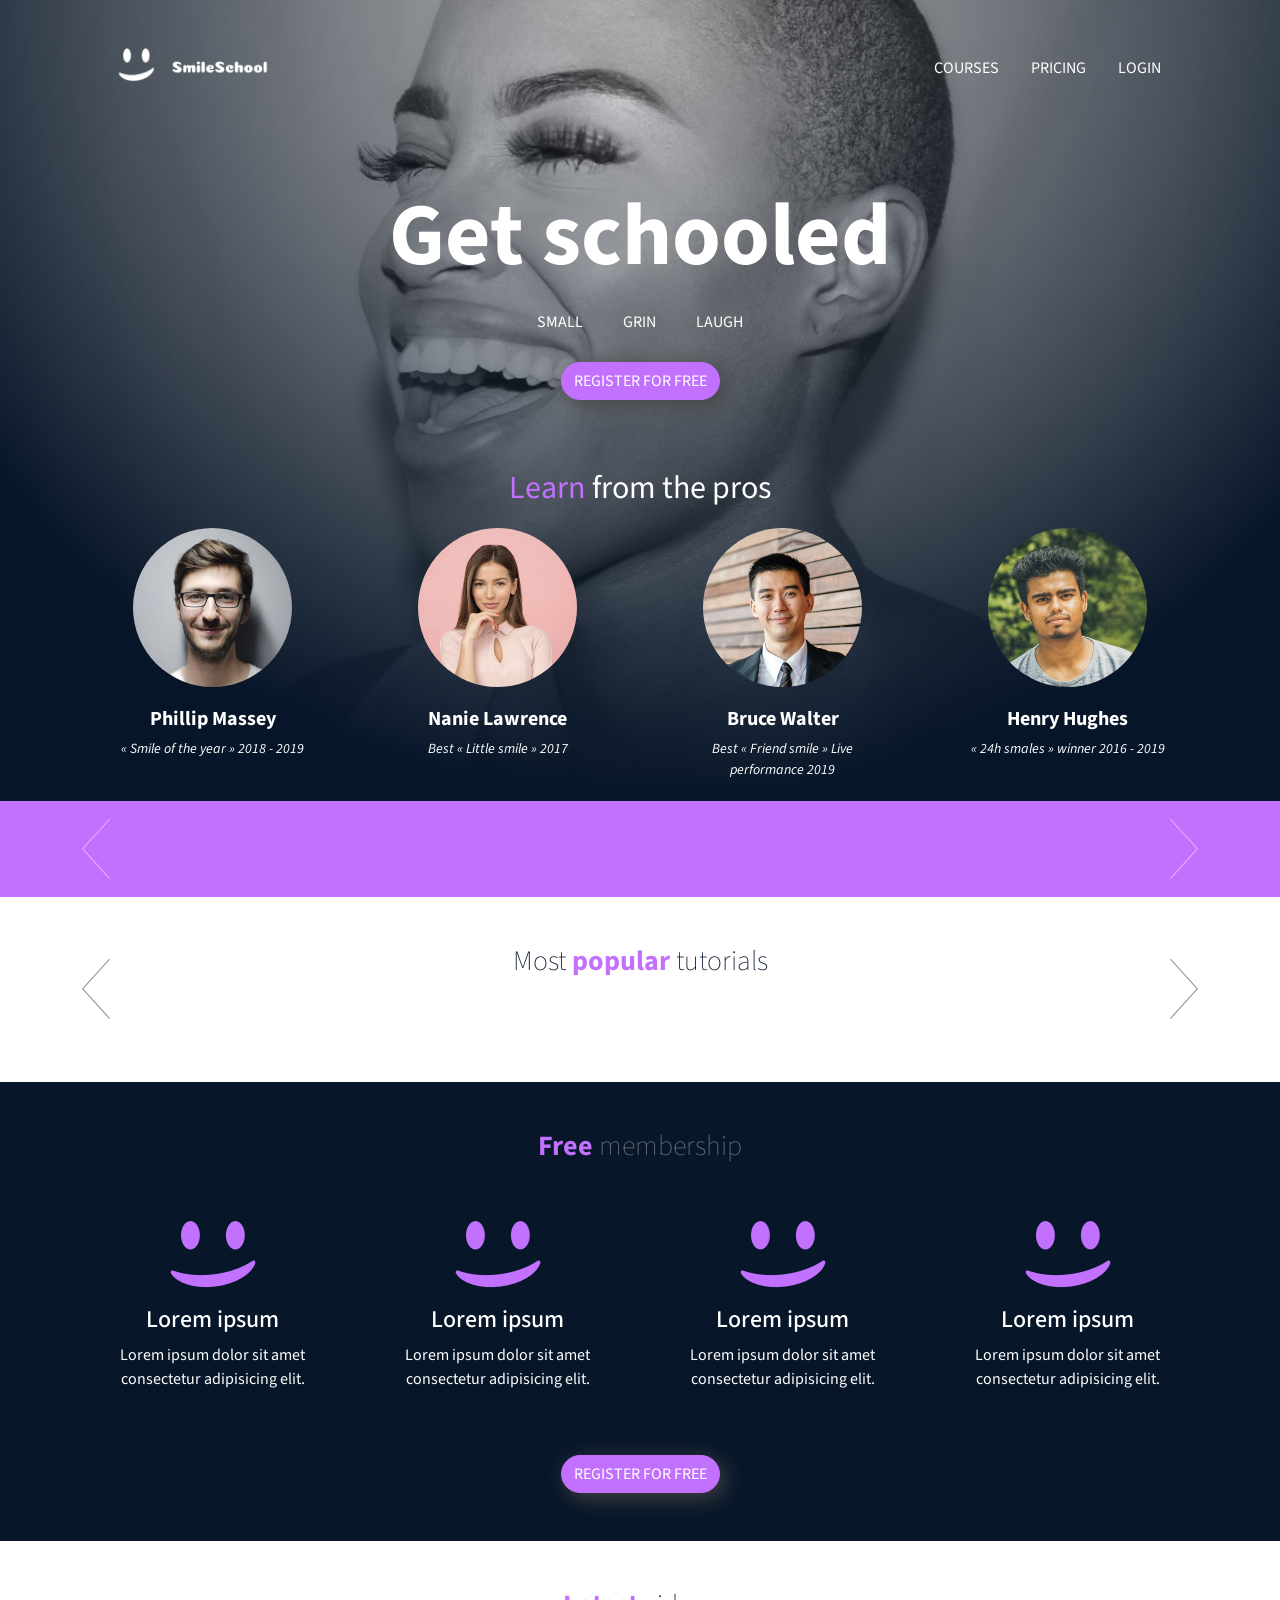
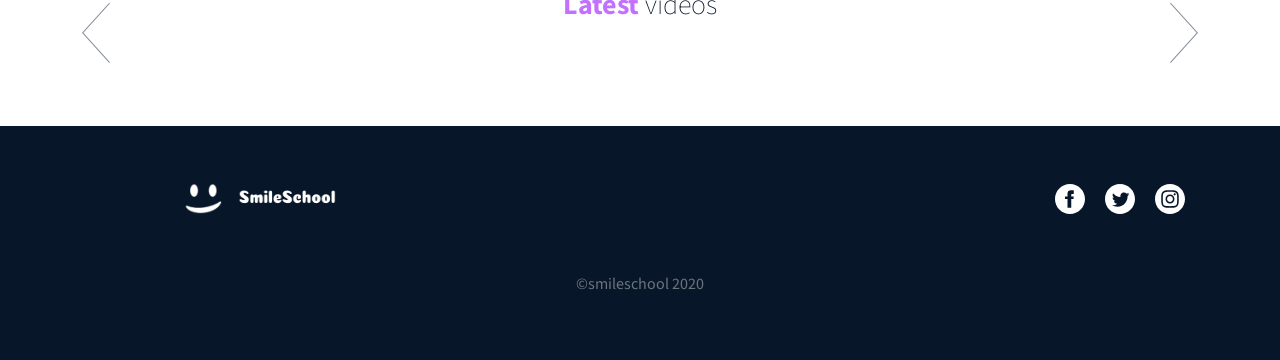
<file: homepage.html>
<!DOCTYPE html>
<html lang="en">
<head>
    <meta charset="UTF-8">
    <meta http-equiv="X-UA-Compatible" content="IE=edge">
    <meta name="viewport" content="width=device-width, initial-scale=1.0">
    <title>Smile School</title>
    <link rel="shortcut icon" href="img/favicon.ico" type="image/x-icon">
    <link href="https://fonts.googleapis.com/css?family=Source+Sans+Pro&display=swap" rel="stylesheet">
    <link href="https://fonts.googleapis.com/css?family=Coiny&display=swap" rel="stylesheet">

    <link rel="stylesheet" href="https://stackpath.bootstrapcdn.com/bootstrap/4.4.1/css/bootstrap.min.css" integrity="sha384-Vkoo8x4CGsO3+Hhxv8T/Q5PaXtkKtu6ug5TOeNV6gBiFeWPGFN9MuhOf23Q9Ifjh" crossorigin="anonymous">

    <!-- Import this for using IcoMoon provide-->
    <!-- Customize styles -->
    <link rel="stylesheet" href="styles.css">
</head>
<body>
    <main class="img-background">
        <header class="container p-5">
            <div class="row justify-content-between">

                <!-- header logo -->
                <div class="header-logo d-flex flex-column flex-sm-row text-center col-12 col-sm-1">
                    <a href="homepage.html"><img src="img/smile_off.png" aria-current="page" alt="smile off logo inside header" width="37" height="34"></a>
                    <a href="homepage.html"><img src="img/logo.png" class="pl-3 pt-2" alt="text logo inside header" width="113" height="34"></a>
                </div>

                <input type="checkbox" class="menu-btn d-none" id="menu-btn">
                <label class="menu-icon p-1 d-block d-sm-none position-absolute top-0" for="menu-btn"><span class="holberton_school-icon-menu text-white p-2 fs1"></span></label>

                <!-- menu-var nav -->
                <nav class="navbar-menu m-0 p-0">
                    <ul class="nav flex-column flex-sm-row text-center">
                        <li class="nav-item">
                            <a class="nav-link text-white text-uppercase" href="courses.html">courses</a>
                        </li>
                        <li class="nav-item">
                            <a class="nav-link text-white text-uppercase" href="pricing.html">pricing</a>
                        </li>
                        <li class="nav-item">
                            <a class="nav-link text-white text-uppercase" href="#">login</a>
                        </li>
                    </ul>
                </nav>
            </div>
        </header>

        <section class="section-hero text-white py-5">
            <h1 class="display-2 text-center font-weight-bold">Get schooled</h1>
            <div class="list-body">
                <ul class="list-group list-group-horizontal d-flex justify-content-center">
                    <li class="list-group-item text-uppercase">small</li>
                    <li class="list-group-item text-uppercase">grin</li>
                    <li class="list-group-item text-uppercase">laugh</li>
                </ul>
            </div>
            <div class="text-center py-3">
                <button type="button" class="button btn btn-primary text-uppercase">register for free</button>
            </div>
        </section>

        <section class="section-pros">
            <p class="text-center text-white pros"><span class="color">Learn</span> from the pros</p>
            <div class="container">
                <div class="row">
                    <div class="col-6 col-md-3">
                        <div class="card">
                            <img src="img/profile_1.jpg" class="card-img-top rounded-circle px-5" alt="...">
                            <div class="card-body">
                                <h2 class="text-white text-center font-weight-bold">Phillip Massey</h2>
                                <p class="card-text text-white text-center font-italic"><span>&#171;</span> Smile of the year <span>&#187;</span> 2018 - 2019</p>
                            </div>
                        </div>
                    </div>
                    <div class="col-6 col-md-3">
                        <div class="card">
                            <img src="img/profile_2.jpg" class="card-img-top rounded-circle px-5" alt="...">
                            <div class="card-body">
                                <h2 class="text-white text-center font-weight-bold">Nanie Lawrence</h2>
                                <p class="card-text text-white text-center font-italic">Best <span>&#171;</span> Little smile <span>&#187;</span> 2017</p>
                            </div>
                        </div>
                    </div>
                    <div class="col-6 col-md-3">
                        <div class="card">
                            <img src="img/profile_3.jpg" class="card-img-top rounded-circle px-5" alt="...">
                            <div class="card-body">
                                <h2 class="text-white text-center font-weight-bold">Bruce Walter</h2>
                                <p class="card-text text-white text-center font-italic">Best <span>&#171;</span> Friend smile <span>&#187;</span> Live performance 2019</p>
                            </div>
                        </div>
                    </div>
                    <div class="col-6 col-md-3">
                        <div class="card">
                            <img src="img/profile_4.jpg" class="card-img-top rounded-circle px-5" alt="...">
                            <div class="card-body">
                                <h2 class="text-white font-weight-bold text-center">Henry Hughes</h2>
                                <p class="card-text text-white text-center font-italic"><span>&#171;</span> 24h smales <span>&#187;</span> winner 2016 - 2019</p>
                            </div>
                        </div>
                    </div>
                </div>
            </div>
        </section>
    </main>
    <!-- Carousel of quotes -->
    <section class="section-carousel py-5">
        <div id="carouselExampleControls" class="carousel slide" data-bs-touch="false" slide.bs.carousel="true" data-bs-interval="false">
            <div class="container">
                <div class="carousel-inner">
                    <!-- code with jquery and Ajax -->
                    <div class="text-center" id="spinner">
                        <div class="spinner-border text-white" role="status">
                            <span class="sr-only">Loading...</span>
                        </div>
                    </div>
                </div>
            </div>
        <a class="carousel-control-prev" href="#carouselExampleControls" role="button" data-slide="prev">
            <span class="holberton_school-icon-arrow_4" aria-hidden="true"></span>
            <span class="sr-only">Previous</span>
        </a>
        <a class="carousel-control-next" href="#carouselExampleControls" role="button" data-slide="next">
            <span class="holberton_school-icon-arrow_3" aria-hidden="true"></span>
            <span class="sr-only">Next</span>
        </a>
        </div>
    </section>
    <!-- Carousel of videos -->
    <section class="carousel-videos">
        <div class="top-content">
            <div id="carouselVideos" class="carousel slide" data-ride="carousel">
                <div class="container-fluid">
                    <div class="header-videos">
                        <header class="text-center py-5">
                            <h3 class="font-weight-lighter color-text">Most <span class="color font-weight-bold">popular</span> tutorials</h3>
                        </header>
                    </div>
                    <div class="container-lg">
                        <div class="carousel-inner row w-100 mx-auto pb-5" role="listbox">
                            <div class="col-12">
                                <div class="loader"></div>
                            </div>
                        </div>
                        <a class="carousel-control-prev" href="#carouselVideos" role="button" data-slide="prev">
                            <span class="holberton_school-icon-arrow_4" aria-hidden="true"></span>
                            <span class="sr-only">Previous</span>
                        </a>
                        <a class="carousel-control-next" href="#carouselVideos" role="button" data-slide="next">
                            <span class="holberton_school-icon-arrow_3" aria-hidden="true"></span>
                            <span class="sr-only">Next</span>
                        </a>
                    </div>
                </div>
            </div>
        </div>
    </section>
    <!-- row of smile -->
    <section class="section-smile">
        <div class="container">
            <header class="text-center py-5">
                <h3 class="font-weight-lighter text-muted"><span class="color font-weight-bold">Free </span>membership</h3>
            </header>
            <div class="row flex-wrap">
                <div class="col-12 col-sm-6 col-md-3 text-center">
                    <img src="img/smile_on.png" alt="">
                    <div class="pt-3">
                        <h4>Lorem ipsum</h4>
                        <p class="smile-margin">Lorem ipsum dolor sit amet consectetur adipisicing elit.</p>    
                    </div>
                </div>
                <div class="col-12 col-sm-6 col-md-3 text-center mt-5 mt-sm-0">
                    <img src="img/smile_on.png" alt="">
                    <div class="pt-3">
                        <h4>Lorem ipsum</h4>
                        <p class="smile-margin">Lorem ipsum dolor sit amet consectetur adipisicing elit.</p>
                    </div>
                </div>
                <div class="col-12 col-sm-6 col-md-3 text-center mt-5 mt-md-0">
                    <img src="img/smile_on.png" alt="">
                    <div class="pt-3">
                        <h4>Lorem ipsum</h4>
                        <p class="smile-margin">Lorem ipsum dolor sit amet consectetur adipisicing elit.</p>
                    </div>
                </div>
                <div class="col-12 col-sm-6 col-md-3 text-center mt-5 mt-md-0">
                    <img src="img/smile_on.png" alt="">
                    <div class="pt-3">
                        <h4>Lorem ipsum</h4>
                        <p class="smile-margin">Lorem ipsum dolor sit amet consectetur adipisicing elit.</p>
                    </div>
                </div>
            </div>
            <div class="text-center py-5">
                <button type="button" class="button btn btn-primary text-uppercase">register for free</button>
            </div>
        </div>
    </section>
    <!-- Carousel of videos latest section -->
    <section class="carousel-videos">
        <div class="top-content">
            <div id="carouselLast" class="carousel slide" data-ride="carousel">
                <div class="container-fluid">
                    <div class="header-videos">
                        <header class="text-center py-5">
                            <h3 class="font-weight-lighter color-text"><span class="color font-weight-bold">Latest</span> videos</h3>
                        </header>
                    </div>
                    <div class="container-lg">
                        <div class="carousel-inner row w-100 mx-auto pb-5" role="listbox">
                            <div class="col-12">
                                <div class="loader"></div>
                            </div>
                        </div>
                        <a class="carousel-control-prev" href="#carouselLast" role="button" data-slide="prev">
                            <span class="holberton_school-icon-arrow_4" aria-hidden="true"></span>
                            <span class="sr-only">Previous</span>
                        </a>
                        <a class="carousel-control-next" href="#carouselLast" role="button" data-slide="next">
                            <span class="holberton_school-icon-arrow_3" aria-hidden="true"></span>
                            <span class="sr-only">Next</span>
                        </a>
                    </div>
                </div>
            </div>
        </div>
    </section>

    <!-- Footer -->
    <footer>
        <div class="container py-5">
            <div class="row">
                <div class="col-12 col-sm-4 d-flex flex-nowrap justify-content-center align-items-center">
                    <img src="img/smile_off.png" alt="" width="37" height="30">
                    <img class="pl-3" src="img/logo.png" alt="" width="114" height="30">
                </div>
                <div class="col-12 col-sm-8 list-body mt-3 mt-sm-0">
                    <ul class="list-group list-group-horizontal d-flex justify-content-center justify-content-sm-end">
                        <li class="list-group-item">
                            <a href="https://www.facebook.com/">
                                <svg xmlns="http://www.w3.org/2000/svg" width="30" height="30" viewBox="0 0 24 24">
                                    <title>
                                        Facebook icon
                                    </title>
                                    <path d="M12 0c-6.627 0-12 5.373-12 12s5.373 12 12 12 12-5.373 12-12-5.373-12-12-12zm3 8h-1.35c-.538 0-.65.221-.65.778v1.222h2l-.209 2h-1.791v7h-3v-7h-2v-2h2v-2.308c0-1.769.931-2.692 3.029-2.692h1.971v3z"/>
                                </svg>
                            </a>
                        </li>
                        <li class="list-group-item">
                            <a href="https://twitter.com/">
                                <svg xmlns="http://www.w3.org/2000/svg" width="30" height="30" viewBox="0 0 24 24"> 
                                    <title>
                                        Tweeter icon
                                    </title>
                                    <path d="M12 0c-6.627 0-12 5.373-12 12s5.373 12 12 12 12-5.373 12-12-5.373-12-12-12zm6.066 9.645c.183 4.04-2.83 8.544-8.164 8.544-1.622 0-3.131-.476-4.402-1.291 1.524.18 3.045-.244 4.252-1.189-1.256-.023-2.317-.854-2.684-1.995.451.086.895.061 1.298-.049-1.381-.278-2.335-1.522-2.304-2.853.388.215.83.344 1.301.359-1.279-.855-1.641-2.544-.889-3.835 1.416 1.738 3.533 2.881 5.92 3.001-.419-1.796.944-3.527 2.799-3.527.825 0 1.572.349 2.096.907.654-.128 1.27-.368 1.824-.697-.215.671-.67 1.233-1.263 1.589.581-.07 1.135-.224 1.649-.453-.384.578-.87 1.084-1.433 1.489z"/>
                                </svg>
                            </a>
                        </li>
                        <li class="list-group-item">
                            <a href="https://instagram.com/">
                                <svg xmlns="http://www.w3.org/2000/svg" width="30" height="30" viewBox="0 0 24 24">
                                    <title>
                                        Instagram icons
                                    </title>
                                    <path d="M14.829 6.302c-.738-.034-.96-.04-2.829-.04s-2.09.007-2.828.04c-1.899.087-2.783.986-2.87 2.87-.033.738-.041.959-.041 2.828s.008 2.09.041 2.829c.087 1.879.967 2.783 2.87 2.87.737.033.959.041 2.828.041 1.87 0 2.091-.007 2.829-.041 1.899-.086 2.782-.988 2.87-2.87.033-.738.04-.96.04-2.829s-.007-2.09-.04-2.828c-.088-1.883-.973-2.783-2.87-2.87zm-2.829 9.293c-1.985 0-3.595-1.609-3.595-3.595 0-1.985 1.61-3.594 3.595-3.594s3.595 1.609 3.595 3.594c0 1.985-1.61 3.595-3.595 3.595zm3.737-6.491c-.464 0-.84-.376-.84-.84 0-.464.376-.84.84-.84.464 0 .84.376.84.84 0 .463-.376.84-.84.84zm-1.404 2.896c0 1.289-1.045 2.333-2.333 2.333s-2.333-1.044-2.333-2.333c0-1.289 1.045-2.333 2.333-2.333s2.333 1.044 2.333 2.333zm-2.333-12c-6.627 0-12 5.373-12 12s5.373 12 12 12 12-5.373 12-12-5.373-12-12-12zm6.958 14.886c-.115 2.545-1.532 3.955-4.071 4.072-.747.034-.986.042-2.887.042s-2.139-.008-2.886-.042c-2.544-.117-3.955-1.529-4.072-4.072-.034-.746-.042-.985-.042-2.886 0-1.901.008-2.139.042-2.886.117-2.544 1.529-3.955 4.072-4.071.747-.035.985-.043 2.886-.043s2.14.008 2.887.043c2.545.117 3.957 1.532 4.071 4.071.034.747.042.985.042 2.886 0 1.901-.008 2.14-.042 2.886z"/>
                                </svg>
                            </a>
                        </li>
                    </ul>
                </div>
            </div>
            <div class="text-center pt-5">
                <p class="text-muted"><span>&copy;</span>smileschool 2020</p> 
            </div>
        </div>
    </footer>
    <script src="https://ajax.googleapis.com/ajax/libs/jquery/3.6.0/jquery.min.js"></script>
    <script src="https://code.jquery.com/jquery-3.4.1.min.js" integrity="sha256-CSXorXvZcTkaix6Yvo6HppcZGetbYMGWSFlBw8HfCJo=" crossorigin="anonymous"></script>
    <script src="https://stackpath.bootstrapcdn.com/bootstrap/4.4.1/js/bootstrap.min.js" integrity="sha384-wfSDF2E50Y2D1uUdj0O3uMBJnjuUD4Ih7YwaYd1iqfktj0Uod8GCExl3Og8ifwB6" crossorigin="anonymous"></script>
    <script src="https://cdnjs.cloudflare.com/ajax/libs/popper.js/1.12.9/umd/popper.min.js" integrity="sha384-ApNbgh9B+Y1QKtv3Rn7W3mgPxhU9K/ScQsAP7hUibX39j7fakFPskvXusvfa0b4Q" crossorigin="anonymous"></script>
    <script src="scripts.js"></script>
</body>
</html>
</file>
<file: styles.css>
:root {
    --color-primary: #C271FF;
    --color-outline: #A88E68;
    --color-secondary: #071629;
}

body {
    font-family: 'source sans pro', sans-serif ;
}

.img-background {
    background-image: url(img/pic_1.jpg);
}

.img-background-pricing {
    background-image: url(img/pic_2.jpg);
}

.img-background-courses {
    background-image: url(img/pic_3.jpg);
}

.img-background, .img-background-pricing {
    
    background-repeat: no-repeat;
    background-position: center;
    width: 100%;
    background-size: cover;
}

.fs1 {
    font-size: 32px;
}

/* navbar responsive
    ============================= */

.header .menu-icon {
    cursor: pointer;
    user-select: none;
    display: none;
}

.menu-btn:checked ~ .menu-icon {
    outline: 4px solid var(--color-outline);
}

.menu-btn:checked ~ .navbar-menu {
    display: block;
}

.menu-btn:checked ~ .navbar-menu .nav {
    max-height: 100%;
    overflow: inherit;
}

@media (max-width: 576px) {
    .navbar-menu {
        flex: 1;
    }

    .header .nav {
        overflow: hidden;
        max-height: 0;
        transition: max-height .2s ease-out;
    }

    .navbar-menu {
        display: none;
    }
}

.list-group-item {
    background: transparent!important;
    border: none;
}

.section-pros h2 {
    font-size: 20px;
}

/* overwrite style button primary
    ============================= */

.button {
    border-radius: 22px!important;
    box-shadow: 5px 5px 22px #464545;
}

.btn-primary {
    background-color: var(--color-primary)!important;
    border-color: var(--color-primary)!important;
}

.btn-primary:hover,
.btn-primary:focus,
.btn-primary:active {
    opacity: .9!important;
    
}

.btn:active,
.btn:focus {
    box-shadow: 0 0 0 .2rem var(--color-primary) !important;
    opacity: .9!important;
}

.color {
    color: var(--color-primary);
}

.pros {
    font-size: 2rem;
}

/* overwrite card pros
    ============================= */

.card {
    background-color: transparent;
    border: none;
}

.card .card-body p {
    font-size: 14px;
}

.card-body {
    margin: 0;
}

/* customize carousel
    ============================= */

.section-carousel {
    background-color: var(--color-primary);
}
.section-carousel h3 {
    font-size: 16px;
}

.img-carousel {
    width: 180px;
    height: 180px;
}

.holberton_school-icon-arrow_3, 
.holberton_school-icon-arrow_4 {
    font-size: 96px;
}

@media (max-width: 996px) {  

    .img-carousel {
        width: 150px;
        height: 150px;
    }
}

@media (max-width: 768px) {
    .holberton_school-icon-arrow_3, 
    .holberton_school-icon-arrow_4 {
        font-size: 64px;
    }

    .img-carousel {
        width: 100px;
        height: 100px;
    }
}

/* Carousel of videos */

.card-image {
    top: 40px;
    left: 80px;
}

.carousel-videos .card {
    width: 235px;
    height: 335px;
}

.carousel-videos h4 {
    font-size: 16px;
}

.section-result h4 {
    font-size: 20px;
}

.carousel-videos .card-text {
    font-size: 14px;
}

.container-own {
    max-width: 1000px;
    margin: auto auto;
}

.carousel-videos .holberton_school-icon-arrow_3, 
.carousel-videos .holberton_school-icon-arrow_4 {
    color: var(--color-secondary);
}

@media (max-width: 768px) {
    .carousel-videos .card {
        width: 255px;
    }

    .card-image {
        top: 50px;
        left: 90px;
    }
}

/* row of smile */

.section-smile, footer {
    background-color: var(--color-secondary);
}

.section-smile > * {
    color: #FFFFFF;
}

@media (max-width: 576px) {
    .section-smile .smile-margin {
        padding: 0 7rem;
    }
}

/* footer */
svg > * {
    fill: #FFFFFF;
}

footer .list-group-item {
    padding: 10px;
}

.color-text {
    color: var(--color-secondary);
}

/* styles for Pricing webpage */
.section-hero .display-4 {
    font-size: 32px;
}

table > *{
    color: #FFFFFF;
}

.holberton_school-icon-check {
    font-size: 28px;
    color: yellowgreen;
}

.section-hero-pricing .size {
    font-size: 44px;
}

.no-border {
    border-top: none!important;
}

/* F.A.Q Section */

.section-faq {
    max-width: 920px;
}

.section-faq h2 {
    font-size: 60px;
}

.section-faq h3 {
    font-size: 16px;
}

.section-faq p {
    font-size: 14px;
}

/* Style for courses page */

.message h2 {
    font-family: 'coiny';
}

a.pricing::before {
    content: "";
    position: absolute;
    background-color: rgb(230, 225, 225);
    bottom: 0;
    left: 0;
    width: 0;
    height: .2rem;
    border-radius: 22px;
    transition: var(--transition-duration) var(--transition-cubic-bezier);
}

.nav-item a.pricing, 
.nav-item a.pricing::before {
    color: var(--color-primary)!important;
    width: 100%;
}

section.search {
    background-color: var(--color-primary);
}

section.search > * {
    color: #FFFFFF;
}

.search .title-search {
    font-size: 12px;
}

.search .holberton_school-icon-search_1 {
    font-size: 23px;
}

.search [type="search"], [type="search"]:focus,
.search select, .search select:focus,
.search .input-group .input-group-text {  
    background: rgb(255, 255, 255, 0.3);
    color: #FFFFFF;
    border: none;
    box-shadow: none;
    border-bottom: 1px solid #FFFFFF;
}

.search [type="search"]::placeholder {
    color: #FFFFFF;
}

.search select .option {
    color: black;
    font-size: 14px;
}

.search select.decorated option:hover {
    box-shadow: 0 0 10px 100px #1882A8 inset;
}

.section-result .card-image {
    top: 30%;
    left: 37%;  
}

.loader {
    border: 10px solid #f3f3f3;
    border-top: 10px solid #C271FF;
    border-radius: 50%;
    width: 80px;
    height: 80px;
    animation: spin 2s linear infinite;
    margin: auto;
}

@keyframes spin {
    0% { transform: rotate(0deg); }
    100% { transform: rotate(360deg); }
}


/******** Carousel of videos ***********/

@media (min-width: 768px) and (max-width: 991px) {
    /* Show 4th slide on md if col-md-4*/
    .carousel-videos .carousel-inner .active.col-md-4.carousel-item + .carousel-item + .carousel-item + .carousel-item {
        position: absolute;
        top: 0;
        right: -33.3333%;  /*change this with javascript in the future*/
        z-index: -1;
        display: block;
        visibility: visible;
    }
}
@media (min-width: 576px) and (max-width: 768px) {
    /* Show 3rd slide on sm if col-sm-6*/
    .carousel-videos .carousel-inner .active.col-sm-6.carousel-item + .carousel-item + .carousel-item {
        position: absolute;
        top: 0;
        right: -50%;  /*change this with javascript in the future*/
        z-index: -1;
        display: block;
        visibility: visible;
    }
}
@media (min-width: 576px) {
    .carousel-videos .carousel-item {
        margin-right: 0;
    }
    /* show 2 items */
    .carousel-videos .carousel-inner .active + .carousel-item {
        display: block;
    }
    .carousel-videos .carousel-inner .carousel-item.active:not(.carousel-item-right):not(.carousel-item-left),
    .carousel-videos .carousel-inner .carousel-item.active:not(.carousel-item-right):not(.carousel-item-left) + .carousel-item {
        transition: none;
    }
    .carousel-videos .carousel-inner .carousel-item-next {
        position: relative;
        transform: translate3d(0, 0, 0);
    }
    /* left or forward direction */
    .carousel-videos .active.carousel-item-left + .carousel-item-next.carousel-item-left,
    .carousel-videos .carousel-item-next.carousel-item-left + .carousel-item,
    .carousel-videos .carousel-item-next.carousel-item-left + .carousel-item + .carousel-item {
        position: relative;
        transform: translate3d(-100%, 0, 0);
        visibility: visible;
    }
    /* farthest right hidden item must be also positioned for animations */
    .carousel-videos .carousel-inner .carousel-item-prev.carousel-item-right {
        position: absolute;
        top: 0;
        left: 0;
        z-index: -1;
        display: block;
        visibility: visible;
    }
    /* right or prev direction */
    .carousel-videos .active.carousel-item-right + .carousel-item-prev.carousel-item-right,
    .carousel-videos .carousel-item-prev.carousel-item-right + .carousel-item,
    .carousel-videos .carousel-item-prev.carousel-item-right + .carousel-item + .carousel-item {
        position: relative;
        transform: translate3d(100%, 0, 0);
        visibility: visible;
        display: block;
        visibility: visible;
    }
}
/* MD */
@media (min-width: 768px) {
    /* show 3rd of 3 item slide */
    .carousel-videos .carousel-inner .active + .carousel-item + .carousel-item {
        display: block;
    }
    .carousel-videos .carousel-inner .carousel-item.active:not(.carousel-item-right):not(.carousel-item-left) + .carousel-item + .carousel-item {
        transition: none;
    }
    .carousel-videos .carousel-inner .carousel-item-next {
        position: relative;
        transform: translate3d(0, 0, 0);
    }
    /* left or forward direction */
    .carousel-videos .carousel-item-next.carousel-item-left + .carousel-item + .carousel-item + .carousel-item {
        position: relative;
        transform: translate3d(-100%, 0, 0);
        visibility: visible;
    }
    /* right or prev direction */
    .carousel-videos .carousel-item-prev.carousel-item-right + .carousel-item + .carousel-item + .carousel-item {
        position: relative;
        transform: translate3d(100%, 0, 0);
        visibility: visible;
        display: block;
        visibility: visible;
    }
}
/* LG */
@media (min-width: 991px) {
    /* show 4th item */
    .carousel-videos .carousel-inner .active + .carousel-item + .carousel-item + .carousel-item {
        display: block;
    }
    .carousel-videos .carousel-inner .carousel-item.active:not(.carousel-item-right):not(.carousel-item-left) + .carousel-item + .carousel-item + .carousel-item {
        transition: none;
    }
    /* Show 5th slide on lg if col-lg-3 */
    .carousel-videos .carousel-inner .active.col-lg-3.carousel-item + .carousel-item + .carousel-item + .carousel-item + .carousel-item {
        position: absolute;
        top: 0;
        right: -25%;  /*change this with javascript in the future*/
        z-index: -1;
        display: block;
        visibility: visible;
    }
    /* left or forward direction */
    .carousel-videos .carousel-item-next.carousel-item-left + .carousel-item + .carousel-item + .carousel-item + .carousel-item {
        position: relative;
        transform: translate3d(-100%, 0, 0);
        visibility: visible;
    }
    /* right or prev direction //t - previous slide direction last item animation fix */
    .carousel-videos .carousel-item-prev.carousel-item-right + .carousel-item + .carousel-item + .carousel-item + .carousel-item {
        position: relative;
        transform: translate3d(100%, 0, 0);
        visibility: visible;
        display: block;
        visibility: visible;
    }
}

/* Holberton Styles */
@font-face {
    font-family: 'holberton_school-icon';
    src:  url('fonts/holberton_school-icon.eot?sq4eq4');
    src:  url('fonts/holberton_school-icon.eot?sq4eq4#iefix') format('embedded-opentype'),
      url('fonts/holberton_school-icon.ttf?sq4eq4') format('truetype'),
      url('fonts/holberton_school-icon.woff?sq4eq4') format('woff'),
      url('fonts/holberton_school-icon.svg?sq4eq4#holberton_school-icon') format('svg');
    font-weight: normal;
    font-style: normal;
    font-display: block;
  }
  
  [class^="holberton_school-icon-"], [class*=" holberton_school-icon-"] {
    /* use !important to prevent issues with browser extensions that change fonts */
    font-family: 'holberton_school-icon' !important;
    speak: none;
    font-style: normal;
    font-weight: normal;
    font-variant: normal;
    text-transform: none;
    line-height: 1;
  
    /* Better Font Rendering =========== */
    -webkit-font-smoothing: antialiased;
    -moz-osx-font-smoothing: grayscale;
  }
  
  .holberton_school-icon-arrow_1:before {
    content: "\e900";
  }
  .holberton_school-icon-arrow_2:before {
    content: "\e901";
  }
  .holberton_school-icon-arrow_3:before {
    content: "\e902";
  }
  .holberton_school-icon-arrow_4:before {
    content: "\e903";
  }
  .holberton_school-icon-arrow_5:before {
    content: "\e904";
  }
  .holberton_school-icon-check:before {
    content: "\e905";
  }
  .holberton_school-icon-ic_bag:before {
    content: "\e906";
  }
  .holberton_school-icon-ic_cart:before {
    content: "\e907";
  }
  .holberton_school-icon-ic_facebook:before {
    content: "\e908";
  }
  .holberton_school-icon-ic_hearing:before {
    content: "\e909";
  }
  .holberton_school-icon-ic_instagram:before {
    content: "\e90a";
  }
  .holberton_school-icon-ic_laptop:before {
    content: "\e90b";
  }
  .holberton_school-icon-ic_money:before {
    content: "\e90c";
  }
  .holberton_school-icon-ic_music:before {
    content: "\e90d";
  }
  .holberton_school-icon-ic_sound:before {
    content: "\e90e";
  }
  .holberton_school-icon-ic_twitter:before {
    content: "\e90f";
  }
  .holberton_school-icon-ic_video:before {
    content: "\e910";
  }
  .holberton_school-icon-menu:before {
    content: "\e911";
  }
  .holberton_school-icon-search_1:before {
    content: "\e912";
  }
  .holberton_school-icon-search_2:before {
    content: "\e913";
  }
  .holberton_school-icon-star:before {
    content: "\e914";
  }
</file>
